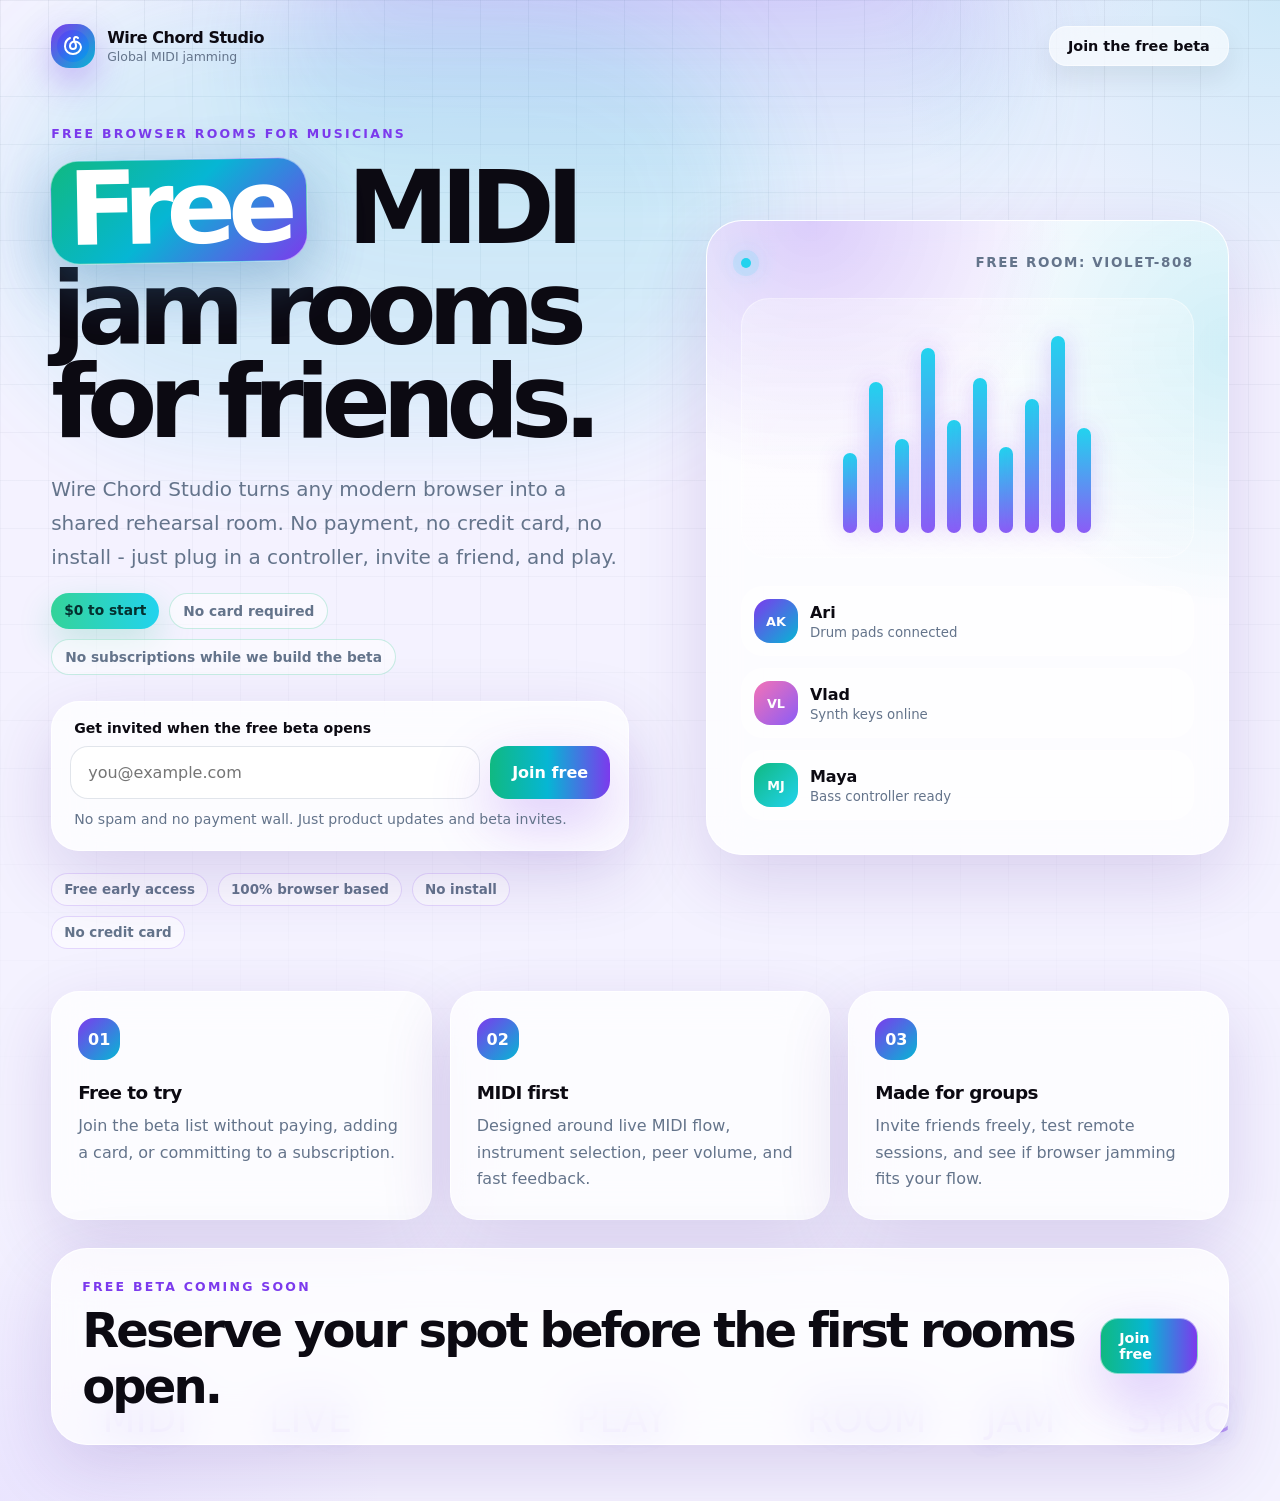
<file: index.html>
<!doctype html>
<html lang="en">
  <head>
    <meta charset="utf-8" />
    <meta name="viewport" content="width=device-width, initial-scale=1" />
    <meta
      name="description"
      content="Wire Chord Studio is a free browser-based MIDI jam room for musicians who want to play together online."
    />
    <title>Wire Chord Studio - Free MIDI jam rooms</title>
    <link rel="stylesheet" href="styles.css" />
  </head>
  <body>
    <div class="page-shell">
      <div class="mesh" aria-hidden="true"></div>
      <div class="grid" aria-hidden="true"></div>
      <div class="glow glow-primary" aria-hidden="true"></div>
      <div class="glow glow-secondary" aria-hidden="true"></div>
      <div class="notes" aria-hidden="true">
        <span>MIDI</span>
        <span>LIVE</span>
        <span>JAM</span>
        <span>SYNC</span>
        <span>PLAY</span>
        <span>ROOM</span>
      </div>

      <header class="site-header">
        <a class="brand" href="#" aria-label="Wire Chord Studio home">
          <span class="brand-mark">
            <img src="logo.svg" alt="" width="32" height="32" />
          </span>
          <span>
            <strong>Wire Chord Studio</strong>
            <small>Global MIDI jamming</small>
          </span>
        </a>
        <a class="header-link" href="#join">Join the free beta</a>
      </header>

      <main>
        <section class="hero" aria-labelledby="hero-title">
          <div class="hero-copy">
            <p class="eyebrow">Free browser rooms for musicians</p>
            <h1 id="hero-title">
              <span class="free-pill">Free</span>
              MIDI jam rooms for friends.
            </h1>
            <p class="hero-lead">
              Wire Chord Studio turns any modern browser into a shared rehearsal room. No payment,
              no credit card, no install - just plug in a controller, invite a friend, and play.
            </p>

            <div class="free-proof" aria-label="Free access details">
              <strong>$0 to start</strong>
              <span>No card required</span>
              <span>No subscriptions while we build the beta</span>
            </div>

            <form class="signup-card" id="interest-form" novalidate>
              <label for="email">Get invited when the free beta opens</label>
              <div class="email-row">
                <input
                  id="email"
                  name="email"
                  type="email"
                  autocomplete="email"
                  placeholder="you@example.com"
                  required
                />
                <button type="submit">Join free</button>
              </div>
              <p class="form-note" id="form-message" role="status" aria-live="polite">
                No spam and no payment wall. Just product updates and beta invites.
              </p>
            </form>

            <div class="trust-row" aria-label="Key benefits">
              <span>Free early access</span>
              <span>100% browser based</span>
              <span>No install</span>
              <span>No credit card</span>
            </div>
          </div>

          <aside class="studio-card" aria-label="Wire Chord room preview">
            <div class="card-topline">
              <span class="live-dot"></span>
              <span>Free room: violet-808</span>
            </div>
            <div class="wave-panel">
              <span style="--height: 38%"></span>
              <span style="--height: 72%"></span>
              <span style="--height: 45%"></span>
              <span style="--height: 88%"></span>
              <span style="--height: 54%"></span>
              <span style="--height: 74%"></span>
              <span style="--height: 41%"></span>
              <span style="--height: 64%"></span>
              <span style="--height: 94%"></span>
              <span style="--height: 50%"></span>
            </div>
            <div class="player-list">
              <article>
                <span class="avatar avatar-one">AK</span>
                <div>
                  <strong>Ari</strong>
                  <small>Drum pads connected</small>
                </div>
              </article>
              <article>
                <span class="avatar avatar-two">VL</span>
                <div>
                  <strong>Vlad</strong>
                  <small>Synth keys online</small>
                </div>
              </article>
              <article>
                <span class="avatar avatar-three">MJ</span>
                <div>
                  <strong>Maya</strong>
                  <small>Bass controller ready</small>
                </div>
              </article>
            </div>
          </aside>
        </section>

        <section class="feature-grid" aria-label="Wire Chord features">
          <article>
            <span class="feature-icon">01</span>
            <h2>Free to try</h2>
            <p>Join the beta list without paying, adding a card, or committing to a subscription.</p>
          </article>
          <article>
            <span class="feature-icon">02</span>
            <h2>MIDI first</h2>
            <p>Designed around live MIDI flow, instrument selection, peer volume, and fast feedback.</p>
          </article>
          <article>
            <span class="feature-icon">03</span>
            <h2>Made for groups</h2>
            <p>Invite friends freely, test remote sessions, and see if browser jamming fits your flow.</p>
          </article>
        </section>

        <section class="closing-card" id="join">
          <div>
            <p class="eyebrow">Free beta coming soon</p>
            <h2>Reserve your spot before the first rooms open.</h2>
          </div>
          <a class="cta-link" href="#email">Join free</a>
        </section>
      </main>
    </div>

    <script src="script.js" defer></script>
  </body>
</html>
</file>
<file: styles.css>
:root {
  color-scheme: light dark;
  --background: #f4f2ff;
  --foreground: #0c0a12;
  --muted: #64748b;
  --card: rgba(255, 255, 255, 0.74);
  --card-strong: rgba(255, 255, 255, 0.9);
  --card-border: rgba(255, 255, 255, 0.86);
  --accent-from: #7c3aed;
  --accent-to: #06b6d4;
  --violet-soft: rgba(124, 58, 237, 0.22);
  --cyan-soft: rgba(6, 182, 212, 0.16);
  --shadow-card: 0 24px 70px rgba(76, 29, 149, 0.16);
  --shadow-glow: 0 22px 60px rgba(124, 58, 237, 0.28);
  --radius-xl: 28px;
  --radius-2xl: 36px;
  font-family:
    Inter, ui-sans-serif, system-ui, -apple-system, BlinkMacSystemFont, "Segoe UI", sans-serif;
}

@media (prefers-color-scheme: dark) {
  :root {
    --background: #07060d;
    --foreground: #f1f0f7;
    --muted: #94a3b8;
    --card: rgba(24, 22, 35, 0.72);
    --card-strong: rgba(24, 22, 35, 0.9);
    --card-border: rgba(255, 255, 255, 0.1);
    --accent-from: #a78bfa;
    --accent-to: #22d3ee;
    --violet-soft: rgba(124, 58, 237, 0.42);
    --cyan-soft: rgba(6, 182, 212, 0.16);
    --shadow-card: 0 24px 70px rgba(0, 0, 0, 0.32);
    --shadow-glow: 0 22px 60px rgba(124, 58, 237, 0.2);
  }
}

* {
  box-sizing: border-box;
}

html {
  scroll-behavior: smooth;
}

body {
  min-height: 100vh;
  margin: 0;
  color: var(--foreground);
  background: var(--background);
}

a {
  color: inherit;
}

button,
input {
  font: inherit;
}

.page-shell {
  position: relative;
  isolate: isolate;
  min-height: 100vh;
  overflow: hidden;
  padding: 24px clamp(18px, 4vw, 64px) 56px;
}

.mesh,
.grid,
.glow,
.notes {
  pointer-events: none;
  position: absolute;
  inset: 0;
  z-index: -3;
}

.mesh {
  background-color: var(--background);
  background-image:
    radial-gradient(ellipse 100% 80% at 50% -30%, var(--violet-soft), transparent 56%),
    radial-gradient(ellipse 70% 50% at 100% 0%, var(--cyan-soft), transparent 45%),
    radial-gradient(ellipse 60% 40% at 0% 100%, rgba(167, 139, 250, 0.13), transparent 50%);
}

.grid {
  z-index: -2;
  background-size: 48px 48px;
  background-image:
    linear-gradient(to right, rgba(100, 116, 139, 0.09) 1px, transparent 1px),
    linear-gradient(to bottom, rgba(100, 116, 139, 0.09) 1px, transparent 1px);
  mask-image: linear-gradient(to bottom, black, transparent 82%);
}

.glow {
  z-index: -1;
  width: min(760px, 92vw);
  height: 430px;
  border-radius: 999px;
  filter: blur(54px);
  opacity: 0.72;
}

.glow-primary {
  left: 50%;
  top: -120px;
  transform: translateX(-50%);
  background: linear-gradient(180deg, rgba(124, 58, 237, 0.38), rgba(6, 182, 212, 0.14), transparent);
}

.glow-secondary {
  right: -260px;
  bottom: 8%;
  background: rgba(6, 182, 212, 0.18);
}

.notes span {
  position: absolute;
  bottom: 4%;
  color: rgba(124, 58, 237, 0.44);
  font-size: clamp(20px, 3vw, 40px);
  text-shadow:
    0 0 18px rgba(124, 58, 237, 0.45),
    0 0 30px rgba(6, 182, 212, 0.22);
  animation: float-note 9s cubic-bezier(0.32, 0.72, 0.36, 1) infinite;
}

.notes span:nth-child(1) {
  left: 8%;
  animation-delay: -1s;
}

.notes span:nth-child(2) {
  left: 21%;
  animation-delay: -5s;
}

.notes span:nth-child(3) {
  left: 77%;
  animation-delay: -2s;
}

.notes span:nth-child(4) {
  left: 88%;
  animation-delay: -7s;
}

.notes span:nth-child(5) {
  left: 45%;
  animation-delay: -4s;
}

.notes span:nth-child(6) {
  left: 63%;
  animation-delay: -8s;
}

.site-header {
  display: flex;
  align-items: center;
  justify-content: space-between;
  gap: 20px;
  max-width: 1180px;
  margin: 0 auto;
}

.brand {
  display: inline-flex;
  align-items: center;
  gap: 12px;
  text-decoration: none;
}

.brand-mark {
  display: grid;
  width: 44px;
  height: 44px;
  place-items: center;
  border-radius: 18px;
  background: linear-gradient(135deg, var(--accent-from), var(--accent-to));
  box-shadow: 0 14px 34px rgba(124, 58, 237, 0.34);
}

.brand-mark img {
  display: block;
  width: 32px;
  height: 32px;
}

.brand strong,
.brand small {
  display: block;
}

.brand strong {
  letter-spacing: -0.03em;
}

.brand small {
  margin-top: 2px;
  color: var(--muted);
  font-size: 0.78rem;
}

.header-link,
.cta-link {
  border: 1px solid rgba(255, 255, 255, 0.5);
  border-radius: 18px;
  padding: 11px 18px;
  color: var(--foreground);
  background: rgba(255, 255, 255, 0.6);
  box-shadow: 0 12px 28px rgba(15, 23, 42, 0.08);
  text-decoration: none;
  font-size: 0.9rem;
  font-weight: 800;
  backdrop-filter: blur(18px);
}

.hero {
  display: grid;
  grid-template-columns: minmax(0, 1.05fr) minmax(320px, 0.95fr);
  align-items: center;
  gap: clamp(32px, 6vw, 82px);
  max-width: 1180px;
  min-height: calc(100vh - 130px);
  margin: 0 auto;
  padding: 58px 0 42px;
}

.hero-copy {
  max-width: 660px;
}

.eyebrow {
  margin: 0 0 18px;
  color: #7c3aed;
  font-size: 0.78rem;
  font-weight: 900;
  letter-spacing: 0.18em;
  text-transform: uppercase;
}

h1,
h2,
p {
  margin-top: 0;
}

h1 {
  margin-bottom: 24px;
  font-size: clamp(3.2rem, 8vw, 6.9rem);
  line-height: 0.9;
  letter-spacing: -0.085em;
}

.free-pill {
  display: inline-flex;
  margin-right: 0.12em;
  border: 1px solid rgba(255, 255, 255, 0.48);
  border-radius: 0.28em;
  padding: 0.02em 0.16em 0.08em;
  color: #fff;
  background: linear-gradient(135deg, #10b981, #06b6d4 48%, #7c3aed);
  box-shadow:
    0 20px 58px rgba(16, 185, 129, 0.24),
    0 18px 60px rgba(124, 58, 237, 0.24);
  letter-spacing: -0.075em;
  transform: rotate(-1deg);
  transform-origin: 50% 80%;
  animation: free-pill-wobble 7.5s ease-in-out infinite;
}

.hero-lead {
  max-width: 590px;
  margin-bottom: 18px;
  color: var(--muted);
  font-size: clamp(1rem, 1.8vw, 1.25rem);
  line-height: 1.72;
}

.free-proof {
  display: flex;
  flex-wrap: wrap;
  gap: 10px;
  margin: 0 0 26px;
}

.free-proof strong,
.free-proof span {
  border-radius: 999px;
  padding: 9px 13px;
  font-size: 0.86rem;
  font-weight: 900;
}

.free-proof strong {
  color: #042f2e;
  background: linear-gradient(90deg, #34d399, #22d3ee);
  box-shadow: 0 14px 34px rgba(16, 185, 129, 0.22);
}

.free-proof span {
  border: 1px solid rgba(16, 185, 129, 0.22);
  color: var(--muted);
  background: rgba(255, 255, 255, 0.55);
}

.signup-card,
.studio-card,
.feature-grid article,
.closing-card {
  border: 1px solid var(--card-border);
  background: var(--card);
  box-shadow: var(--shadow-card);
  backdrop-filter: blur(24px);
}

.signup-card {
  max-width: 620px;
  padding: 18px;
  border-radius: var(--radius-xl);
}

.signup-card label {
  display: block;
  margin: 0 0 10px 4px;
  color: var(--foreground);
  font-size: 0.88rem;
  font-weight: 800;
}

.email-row {
  display: flex;
  gap: 10px;
}

.email-row input {
  min-width: 0;
  flex: 1;
  border: 1px solid rgba(148, 163, 184, 0.28);
  border-radius: 18px;
  padding: 16px 17px;
  color: var(--foreground);
  outline: none;
  background: rgba(255, 255, 255, 0.82);
  transition:
    border-color 160ms ease,
    box-shadow 160ms ease,
    background 160ms ease;
}

.email-row input:focus {
  border-color: rgba(124, 58, 237, 0.72);
  box-shadow: 0 0 0 4px rgba(124, 58, 237, 0.14);
}

.email-row button {
  border: 0;
  border-radius: 18px;
  padding: 0 22px;
  color: #fff;
  font-weight: 900;
  cursor: pointer;
  background: linear-gradient(90deg, #10b981, #06b6d4 48%, #7c3aed);
  box-shadow: var(--shadow-glow);
  transform-origin: 50% 70%;
  animation: join-button-wobble 7.5s ease-in-out infinite;
  transition:
    transform 160ms ease,
    filter 160ms ease;
}

.email-row button:hover {
  filter: brightness(1.08);
  transform: translateY(-1px);
}

.email-row button:active {
  transform: translateY(0) scale(0.99);
}

.form-note {
  min-height: 1.35rem;
  margin: 12px 4px 0;
  color: var(--muted);
  font-size: 0.88rem;
}

.form-note.is-success {
  color: #059669;
}

.form-note.is-error {
  color: #dc2626;
}

.note-burst {
  position: fixed;
  inset: 0;
  z-index: 10;
  pointer-events: none;
}

.note-burst span {
  --burst-x: 0px;
  --burst-y: -120px;
  --burst-rotate: 0deg;

  position: absolute;
  color: #7c3aed;
  font-size: clamp(1.4rem, 3vw, 2.4rem);
  font-weight: 900;
  text-shadow:
    0 0 16px rgba(124, 58, 237, 0.6),
    0 0 26px rgba(6, 182, 212, 0.36);
  transform: translate(-50%, -50%);
  animation: note-burst-pop 2s cubic-bezier(0.18, 0.86, 0.3, 1) forwards;
}

.trust-row {
  display: flex;
  flex-wrap: wrap;
  gap: 10px;
  margin-top: 22px;
}

.trust-row span {
  border: 1px solid rgba(124, 58, 237, 0.18);
  border-radius: 999px;
  padding: 8px 12px;
  color: var(--muted);
  background: rgba(255, 255, 255, 0.52);
  font-size: 0.84rem;
  font-weight: 800;
}

.studio-card {
  position: relative;
  overflow: hidden;
  padding: clamp(22px, 4vw, 34px);
  border-radius: var(--radius-2xl);
}

.studio-card::before {
  content: "";
  position: absolute;
  inset: -1px;
  z-index: -1;
  background: radial-gradient(circle at 20% 0%, rgba(124, 58, 237, 0.24), transparent 34%),
    radial-gradient(circle at 100% 20%, rgba(6, 182, 212, 0.18), transparent 36%);
}

.card-topline,
.player-list article {
  display: flex;
  align-items: center;
  gap: 12px;
}

.card-topline {
  justify-content: space-between;
  color: var(--muted);
  font-size: 0.84rem;
  font-weight: 900;
  text-transform: uppercase;
  letter-spacing: 0.12em;
}

.live-dot {
  width: 10px;
  height: 10px;
  border-radius: 999px;
  background: #22d3ee;
  box-shadow: 0 0 0 8px rgba(34, 211, 238, 0.12), 0 0 24px rgba(34, 211, 238, 0.86);
}

.wave-panel {
  display: flex;
  align-items: end;
  justify-content: center;
  gap: 12px;
  height: 260px;
  margin: 28px 0;
  border: 1px solid rgba(255, 255, 255, 0.42);
  border-radius: 28px;
  padding: 24px;
  background: linear-gradient(180deg, rgba(255, 255, 255, 0.3), rgba(255, 255, 255, 0.08));
}

.wave-panel span {
  width: 14px;
  height: var(--height, 60%);
  border-radius: 999px;
  background: linear-gradient(180deg, #22d3ee, #8b5cf6);
  box-shadow: 0 0 24px rgba(124, 58, 237, 0.28);
  animation: pulse-bar 1.8s ease-in-out infinite alternate;
}

.wave-panel span:nth-child(2n) {
  animation-delay: -0.45s;
}

.wave-panel span:nth-child(3n) {
  animation-delay: -0.9s;
}

.player-list {
  display: grid;
  gap: 12px;
}

.player-list article {
  border: 1px solid rgba(255, 255, 255, 0.46);
  border-radius: 22px;
  padding: 12px;
  background: rgba(255, 255, 255, 0.48);
}

.avatar {
  display: grid;
  width: 44px;
  height: 44px;
  flex: 0 0 auto;
  place-items: center;
  border-radius: 16px;
  color: #fff;
  font-size: 0.8rem;
  font-weight: 900;
}

.avatar-one {
  background: linear-gradient(135deg, #7c3aed, #06b6d4);
}

.avatar-two {
  background: linear-gradient(135deg, #f472b6, #8b5cf6);
}

.avatar-three {
  background: linear-gradient(135deg, #10b981, #22d3ee);
}

.player-list strong,
.player-list small {
  display: block;
}

.player-list small {
  margin-top: 3px;
  color: var(--muted);
}

.feature-grid {
  display: grid;
  grid-template-columns: repeat(3, 1fr);
  gap: 18px;
  max-width: 1180px;
  margin: 0 auto 28px;
}

.feature-grid article {
  border-radius: 28px;
  padding: 26px;
}

.feature-icon {
  display: inline-grid;
  width: 42px;
  height: 42px;
  place-items: center;
  border-radius: 16px;
  color: #fff;
  font-weight: 900;
  background: linear-gradient(135deg, var(--accent-from), var(--accent-to));
}

.feature-grid h2 {
  margin: 22px 0 10px;
  font-size: 1.15rem;
  letter-spacing: -0.03em;
}

.feature-grid p {
  margin-bottom: 0;
  color: var(--muted);
  line-height: 1.65;
}

.closing-card {
  display: flex;
  align-items: center;
  justify-content: space-between;
  gap: 20px;
  max-width: 1180px;
  margin: 18px auto 0;
  border-radius: var(--radius-2xl);
  padding: 30px;
}

.closing-card .eyebrow {
  margin-bottom: 8px;
}

.closing-card h2 {
  margin: 0;
  font-size: clamp(1.7rem, 4vw, 3rem);
  letter-spacing: -0.06em;
}

.cta-link {
  background: linear-gradient(90deg, #10b981, #06b6d4 48%, #7c3aed);
  color: #fff;
  box-shadow: var(--shadow-glow);
}

@keyframes float-note {
  0% {
    opacity: 0;
    transform: translate3d(-50%, 40px, 0) rotate(-8deg) scale(0.9);
  }
  15%,
  62% {
    opacity: 0.88;
  }
  50% {
    transform: translate3d(-20%, -42vh, 0) rotate(10deg) scale(1.08);
  }
  100% {
    opacity: 0;
    transform: translate3d(-50%, -70vh, 0) rotate(-6deg) scale(0.92);
  }
}

@keyframes pulse-bar {
  from {
    transform: scaleY(0.72);
  }
  to {
    transform: scaleY(1.08);
  }
}

@keyframes note-burst-pop {
  0% {
    opacity: 0;
    transform: translate(-50%, -50%) scale(0.55) rotate(0deg);
  }
  12% {
    opacity: 1;
  }
  74% {
    opacity: 0.94;
  }
  100% {
    opacity: 0;
    transform: translate(calc(-50% + var(--burst-x, 0px)), calc(-50% + var(--burst-y, -120px)))
      scale(1.15) rotate(var(--burst-rotate, 0deg));
  }
}

@keyframes free-pill-wobble {
  0%,
  9% {
    transform: rotate(-1deg) translateY(0) scale(1);
  }
  2% {
    transform: rotate(-4deg) translateY(-2px) scale(1.035);
  }
  4% {
    transform: rotate(3deg) translateY(0) scale(1.025);
  }
  6% {
    transform: rotate(-2deg) translateY(-1px) scale(1.015);
  }
  12%,
  100% {
    transform: rotate(-1deg) translateY(0) scale(1);
  }
}

@keyframes join-button-wobble {
  0%,
  28% {
    transform: translateY(0) rotate(0) scale(1);
  }
  31% {
    transform: translateY(-2px) rotate(-2deg) scale(1.035);
  }
  34% {
    transform: translateY(0) rotate(2deg) scale(1.025);
  }
  37% {
    transform: translateY(-1px) rotate(-1deg) scale(1.015);
  }
  40%,
  100% {
    transform: translateY(0) rotate(0) scale(1);
  }
}

@media (prefers-color-scheme: dark) {
  .header-link,
  .free-proof span,
  .trust-row span,
  .email-row input,
  .player-list article {
    background: rgba(24, 22, 35, 0.62);
  }
}

@media (prefers-reduced-motion: reduce) {
  html {
    scroll-behavior: auto;
  }

  *,
  *::before,
  *::after {
    animation-duration: 0.01ms !important;
    animation-iteration-count: 1 !important;
    scroll-behavior: auto !important;
    transition-duration: 0.01ms !important;
  }
}

@media (max-width: 920px) {
  .hero {
    grid-template-columns: 1fr;
    min-height: auto;
  }

  .studio-card {
    order: -1;
  }

  .feature-grid {
    grid-template-columns: 1fr;
  }
}

@media (max-width: 640px) {
  .page-shell {
    padding: 18px 14px 38px;
  }

  .site-header,
  .closing-card {
    align-items: flex-start;
    flex-direction: column;
  }

  .header-link,
  .cta-link {
    width: 100%;
    text-align: center;
  }

  h1 {
    font-size: clamp(2.7rem, 18vw, 4.2rem);
  }

  .email-row {
    flex-direction: column;
  }

  .email-row button {
    padding: 16px 18px;
  }

  .wave-panel {
    height: 210px;
  }
}
</file>
<file: landingPage/styles.css>
:root {
  color-scheme: light dark;
  --background: #f4f2ff;
  --foreground: #0c0a12;
  --muted: #64748b;
  --card: rgba(255, 255, 255, 0.74);
  --card-strong: rgba(255, 255, 255, 0.9);
  --card-border: rgba(255, 255, 255, 0.86);
  --accent-from: #7c3aed;
  --accent-to: #06b6d4;
  --violet-soft: rgba(124, 58, 237, 0.22);
  --cyan-soft: rgba(6, 182, 212, 0.16);
  --shadow-card: 0 24px 70px rgba(76, 29, 149, 0.16);
  --shadow-glow: 0 22px 60px rgba(124, 58, 237, 0.28);
  --radius-xl: 28px;
  --radius-2xl: 36px;
  font-family:
    Inter, ui-sans-serif, system-ui, -apple-system, BlinkMacSystemFont, "Segoe UI", sans-serif;
}

@media (prefers-color-scheme: dark) {
  :root {
    --background: #07060d;
    --foreground: #f1f0f7;
    --muted: #94a3b8;
    --card: rgba(24, 22, 35, 0.72);
    --card-strong: rgba(24, 22, 35, 0.9);
    --card-border: rgba(255, 255, 255, 0.1);
    --accent-from: #a78bfa;
    --accent-to: #22d3ee;
    --violet-soft: rgba(124, 58, 237, 0.42);
    --cyan-soft: rgba(6, 182, 212, 0.16);
    --shadow-card: 0 24px 70px rgba(0, 0, 0, 0.32);
    --shadow-glow: 0 22px 60px rgba(124, 58, 237, 0.2);
  }
}

* {
  box-sizing: border-box;
}

html {
  scroll-behavior: smooth;
}

body {
  min-height: 100vh;
  margin: 0;
  color: var(--foreground);
  background: var(--background);
}

a {
  color: inherit;
}

button,
input {
  font: inherit;
}

.page-shell {
  position: relative;
  isolate: isolate;
  min-height: 100vh;
  overflow: hidden;
  padding: 24px clamp(18px, 4vw, 64px) 56px;
}

.mesh,
.grid,
.glow,
.notes {
  pointer-events: none;
  position: absolute;
  inset: 0;
  z-index: -3;
}

.mesh {
  background-color: var(--background);
  background-image:
    radial-gradient(ellipse 100% 80% at 50% -30%, var(--violet-soft), transparent 56%),
    radial-gradient(ellipse 70% 50% at 100% 0%, var(--cyan-soft), transparent 45%),
    radial-gradient(ellipse 60% 40% at 0% 100%, rgba(167, 139, 250, 0.13), transparent 50%);
}

.grid {
  z-index: -2;
  background-size: 48px 48px;
  background-image:
    linear-gradient(to right, rgba(100, 116, 139, 0.09) 1px, transparent 1px),
    linear-gradient(to bottom, rgba(100, 116, 139, 0.09) 1px, transparent 1px);
  mask-image: linear-gradient(to bottom, black, transparent 82%);
}

.glow {
  z-index: -1;
  width: min(760px, 92vw);
  height: 430px;
  border-radius: 999px;
  filter: blur(54px);
  opacity: 0.72;
}

.glow-primary {
  left: 50%;
  top: -120px;
  transform: translateX(-50%);
  background: linear-gradient(180deg, rgba(124, 58, 237, 0.38), rgba(6, 182, 212, 0.14), transparent);
}

.glow-secondary {
  right: -260px;
  bottom: 8%;
  background: rgba(6, 182, 212, 0.18);
}

.notes span {
  position: absolute;
  bottom: 4%;
  color: rgba(124, 58, 237, 0.44);
  font-size: clamp(20px, 3vw, 40px);
  text-shadow:
    0 0 18px rgba(124, 58, 237, 0.45),
    0 0 30px rgba(6, 182, 212, 0.22);
  animation: float-note 9s cubic-bezier(0.32, 0.72, 0.36, 1) infinite;
}

.notes span:nth-child(1) {
  left: 8%;
  animation-delay: -1s;
}

.notes span:nth-child(2) {
  left: 21%;
  animation-delay: -5s;
}

.notes span:nth-child(3) {
  left: 77%;
  animation-delay: -2s;
}

.notes span:nth-child(4) {
  left: 88%;
  animation-delay: -7s;
}

.notes span:nth-child(5) {
  left: 45%;
  animation-delay: -4s;
}

.notes span:nth-child(6) {
  left: 63%;
  animation-delay: -8s;
}

.site-header {
  display: flex;
  align-items: center;
  justify-content: space-between;
  gap: 20px;
  max-width: 1180px;
  margin: 0 auto;
}

.brand {
  display: inline-flex;
  align-items: center;
  gap: 12px;
  text-decoration: none;
}

.brand-mark {
  display: grid;
  width: 44px;
  height: 44px;
  place-items: center;
  border-radius: 18px;
  background: linear-gradient(135deg, var(--accent-from), var(--accent-to));
  box-shadow: 0 14px 34px rgba(124, 58, 237, 0.34);
}

.brand-mark img {
  display: block;
  width: 32px;
  height: 32px;
}

.brand strong,
.brand small {
  display: block;
}

.brand strong {
  letter-spacing: -0.03em;
}

.brand small {
  margin-top: 2px;
  color: var(--muted);
  font-size: 0.78rem;
}

.header-link,
.cta-link {
  border: 1px solid rgba(255, 255, 255, 0.5);
  border-radius: 18px;
  padding: 11px 18px;
  color: var(--foreground);
  background: rgba(255, 255, 255, 0.6);
  box-shadow: 0 12px 28px rgba(15, 23, 42, 0.08);
  text-decoration: none;
  font-size: 0.9rem;
  font-weight: 800;
  backdrop-filter: blur(18px);
}

.hero {
  display: grid;
  grid-template-columns: minmax(0, 1.05fr) minmax(320px, 0.95fr);
  align-items: center;
  gap: clamp(32px, 6vw, 82px);
  max-width: 1180px;
  min-height: calc(100vh - 130px);
  margin: 0 auto;
  padding: 58px 0 42px;
}

.hero-copy {
  max-width: 660px;
}

.eyebrow {
  margin: 0 0 18px;
  color: #7c3aed;
  font-size: 0.78rem;
  font-weight: 900;
  letter-spacing: 0.18em;
  text-transform: uppercase;
}

h1,
h2,
p {
  margin-top: 0;
}

h1 {
  margin-bottom: 24px;
  font-size: clamp(3.2rem, 8vw, 6.9rem);
  line-height: 0.9;
  letter-spacing: -0.085em;
}

.free-pill {
  display: inline-flex;
  margin-right: 0.12em;
  border: 1px solid rgba(255, 255, 255, 0.48);
  border-radius: 0.28em;
  padding: 0.02em 0.16em 0.08em;
  color: #fff;
  background: linear-gradient(135deg, #10b981, #06b6d4 48%, #7c3aed);
  box-shadow:
    0 20px 58px rgba(16, 185, 129, 0.24),
    0 18px 60px rgba(124, 58, 237, 0.24);
  letter-spacing: -0.075em;
  transform: rotate(-1deg);
  transform-origin: 50% 80%;
  animation: free-pill-wobble 7.5s ease-in-out infinite;
}

.hero-lead {
  max-width: 590px;
  margin-bottom: 18px;
  color: var(--muted);
  font-size: clamp(1rem, 1.8vw, 1.25rem);
  line-height: 1.72;
}

.free-proof {
  display: flex;
  flex-wrap: wrap;
  gap: 10px;
  margin: 0 0 26px;
}

.free-proof strong,
.free-proof span {
  border-radius: 999px;
  padding: 9px 13px;
  font-size: 0.86rem;
  font-weight: 900;
}

.free-proof strong {
  color: #042f2e;
  background: linear-gradient(90deg, #34d399, #22d3ee);
  box-shadow: 0 14px 34px rgba(16, 185, 129, 0.22);
}

.free-proof span {
  border: 1px solid rgba(16, 185, 129, 0.22);
  color: var(--muted);
  background: rgba(255, 255, 255, 0.55);
}

.signup-card,
.studio-card,
.feature-grid article,
.closing-card {
  border: 1px solid var(--card-border);
  background: var(--card);
  box-shadow: var(--shadow-card);
  backdrop-filter: blur(24px);
}

.signup-card {
  max-width: 620px;
  padding: 18px;
  border-radius: var(--radius-xl);
}

.signup-card label {
  display: block;
  margin: 0 0 10px 4px;
  color: var(--foreground);
  font-size: 0.88rem;
  font-weight: 800;
}

.email-row {
  display: flex;
  gap: 10px;
}

.email-row input {
  min-width: 0;
  flex: 1;
  border: 1px solid rgba(148, 163, 184, 0.28);
  border-radius: 18px;
  padding: 16px 17px;
  color: var(--foreground);
  outline: none;
  background: rgba(255, 255, 255, 0.82);
  transition:
    border-color 160ms ease,
    box-shadow 160ms ease,
    background 160ms ease;
}

.email-row input:focus {
  border-color: rgba(124, 58, 237, 0.72);
  box-shadow: 0 0 0 4px rgba(124, 58, 237, 0.14);
}

.email-row button {
  border: 0;
  border-radius: 18px;
  padding: 0 22px;
  color: #fff;
  font-weight: 900;
  cursor: pointer;
  background: linear-gradient(90deg, #10b981, #06b6d4 48%, #7c3aed);
  box-shadow: var(--shadow-glow);
  transform-origin: 50% 70%;
  animation: join-button-wobble 7.5s ease-in-out infinite;
  transition:
    transform 160ms ease,
    filter 160ms ease;
}

.email-row button:hover {
  filter: brightness(1.08);
  transform: translateY(-1px);
}

.email-row button:active {
  transform: translateY(0) scale(0.99);
}

.form-note {
  min-height: 1.35rem;
  margin: 12px 4px 0;
  color: var(--muted);
  font-size: 0.88rem;
}

.form-note.is-success {
  color: #059669;
}

.form-note.is-error {
  color: #dc2626;
}

.trust-row {
  display: flex;
  flex-wrap: wrap;
  gap: 10px;
  margin-top: 22px;
}

.trust-row span {
  border: 1px solid rgba(124, 58, 237, 0.18);
  border-radius: 999px;
  padding: 8px 12px;
  color: var(--muted);
  background: rgba(255, 255, 255, 0.52);
  font-size: 0.84rem;
  font-weight: 800;
}

.studio-card {
  position: relative;
  overflow: hidden;
  padding: clamp(22px, 4vw, 34px);
  border-radius: var(--radius-2xl);
}

.studio-card::before {
  content: "";
  position: absolute;
  inset: -1px;
  z-index: -1;
  background: radial-gradient(circle at 20% 0%, rgba(124, 58, 237, 0.24), transparent 34%),
    radial-gradient(circle at 100% 20%, rgba(6, 182, 212, 0.18), transparent 36%);
}

.card-topline,
.player-list article {
  display: flex;
  align-items: center;
  gap: 12px;
}

.card-topline {
  justify-content: space-between;
  color: var(--muted);
  font-size: 0.84rem;
  font-weight: 900;
  text-transform: uppercase;
  letter-spacing: 0.12em;
}

.live-dot {
  width: 10px;
  height: 10px;
  border-radius: 999px;
  background: #22d3ee;
  box-shadow: 0 0 0 8px rgba(34, 211, 238, 0.12), 0 0 24px rgba(34, 211, 238, 0.86);
}

.wave-panel {
  display: flex;
  align-items: end;
  justify-content: center;
  gap: 12px;
  height: 260px;
  margin: 28px 0;
  border: 1px solid rgba(255, 255, 255, 0.42);
  border-radius: 28px;
  padding: 24px;
  background: linear-gradient(180deg, rgba(255, 255, 255, 0.3), rgba(255, 255, 255, 0.08));
}

.wave-panel span {
  width: 14px;
  height: var(--height);
  border-radius: 999px;
  background: linear-gradient(180deg, #22d3ee, #8b5cf6);
  box-shadow: 0 0 24px rgba(124, 58, 237, 0.28);
  animation: pulse-bar 1.8s ease-in-out infinite alternate;
}

.wave-panel span:nth-child(2n) {
  animation-delay: -0.45s;
}

.wave-panel span:nth-child(3n) {
  animation-delay: -0.9s;
}

.player-list {
  display: grid;
  gap: 12px;
}

.player-list article {
  border: 1px solid rgba(255, 255, 255, 0.46);
  border-radius: 22px;
  padding: 12px;
  background: rgba(255, 255, 255, 0.48);
}

.avatar {
  display: grid;
  width: 44px;
  height: 44px;
  flex: 0 0 auto;
  place-items: center;
  border-radius: 16px;
  color: #fff;
  font-size: 0.8rem;
  font-weight: 900;
}

.avatar-one {
  background: linear-gradient(135deg, #7c3aed, #06b6d4);
}

.avatar-two {
  background: linear-gradient(135deg, #f472b6, #8b5cf6);
}

.avatar-three {
  background: linear-gradient(135deg, #10b981, #22d3ee);
}

.player-list strong,
.player-list small {
  display: block;
}

.player-list small {
  margin-top: 3px;
  color: var(--muted);
}

.feature-grid {
  display: grid;
  grid-template-columns: repeat(3, 1fr);
  gap: 18px;
  max-width: 1180px;
  margin: 0 auto 28px;
}

.feature-grid article {
  border-radius: 28px;
  padding: 26px;
}

.feature-icon {
  display: inline-grid;
  width: 42px;
  height: 42px;
  place-items: center;
  border-radius: 16px;
  color: #fff;
  font-weight: 900;
  background: linear-gradient(135deg, var(--accent-from), var(--accent-to));
}

.feature-grid h2 {
  margin: 22px 0 10px;
  font-size: 1.15rem;
  letter-spacing: -0.03em;
}

.feature-grid p {
  margin-bottom: 0;
  color: var(--muted);
  line-height: 1.65;
}

.closing-card {
  display: flex;
  align-items: center;
  justify-content: space-between;
  gap: 20px;
  max-width: 1180px;
  margin: 18px auto 0;
  border-radius: var(--radius-2xl);
  padding: 30px;
}

.closing-card .eyebrow {
  margin-bottom: 8px;
}

.closing-card h2 {
  margin: 0;
  font-size: clamp(1.7rem, 4vw, 3rem);
  letter-spacing: -0.06em;
}

.cta-link {
  background: linear-gradient(90deg, #10b981, #06b6d4 48%, #7c3aed);
  color: #fff;
  box-shadow: var(--shadow-glow);
}

@keyframes float-note {
  0% {
    opacity: 0;
    transform: translate3d(-50%, 40px, 0) rotate(-8deg) scale(0.9);
  }
  15%,
  62% {
    opacity: 0.88;
  }
  50% {
    transform: translate3d(-20%, -42vh, 0) rotate(10deg) scale(1.08);
  }
  100% {
    opacity: 0;
    transform: translate3d(-50%, -70vh, 0) rotate(-6deg) scale(0.92);
  }
}

@keyframes pulse-bar {
  from {
    transform: scaleY(0.72);
  }
  to {
    transform: scaleY(1.08);
  }
}

@keyframes free-pill-wobble {
  0%,
  9% {
    transform: rotate(-1deg) translateY(0) scale(1);
  }
  2% {
    transform: rotate(-4deg) translateY(-2px) scale(1.035);
  }
  4% {
    transform: rotate(3deg) translateY(0) scale(1.025);
  }
  6% {
    transform: rotate(-2deg) translateY(-1px) scale(1.015);
  }
  12%,
  100% {
    transform: rotate(-1deg) translateY(0) scale(1);
  }
}

@keyframes join-button-wobble {
  0%,
  28% {
    transform: translateY(0) rotate(0) scale(1);
  }
  31% {
    transform: translateY(-2px) rotate(-2deg) scale(1.035);
  }
  34% {
    transform: translateY(0) rotate(2deg) scale(1.025);
  }
  37% {
    transform: translateY(-1px) rotate(-1deg) scale(1.015);
  }
  40%,
  100% {
    transform: translateY(0) rotate(0) scale(1);
  }
}

@media (prefers-color-scheme: dark) {
  .header-link,
  .free-proof span,
  .trust-row span,
  .email-row input,
  .player-list article {
    background: rgba(24, 22, 35, 0.62);
  }
}

@media (prefers-reduced-motion: reduce) {
  html {
    scroll-behavior: auto;
  }

  *,
  *::before,
  *::after {
    animation-duration: 0.01ms !important;
    animation-iteration-count: 1 !important;
    scroll-behavior: auto !important;
    transition-duration: 0.01ms !important;
  }
}

@media (max-width: 920px) {
  .hero {
    grid-template-columns: 1fr;
    min-height: auto;
  }

  .studio-card {
    order: -1;
  }

  .feature-grid {
    grid-template-columns: 1fr;
  }
}

@media (max-width: 640px) {
  .page-shell {
    padding: 18px 14px 38px;
  }

  .site-header,
  .closing-card {
    align-items: flex-start;
    flex-direction: column;
  }

  .header-link,
  .cta-link {
    width: 100%;
    text-align: center;
  }

  h1 {
    font-size: clamp(2.7rem, 18vw, 4.2rem);
  }

  .email-row {
    flex-direction: column;
  }

  .email-row button {
    padding: 16px 18px;
  }

  .wave-panel {
    height: 210px;
  }
}
</file>
